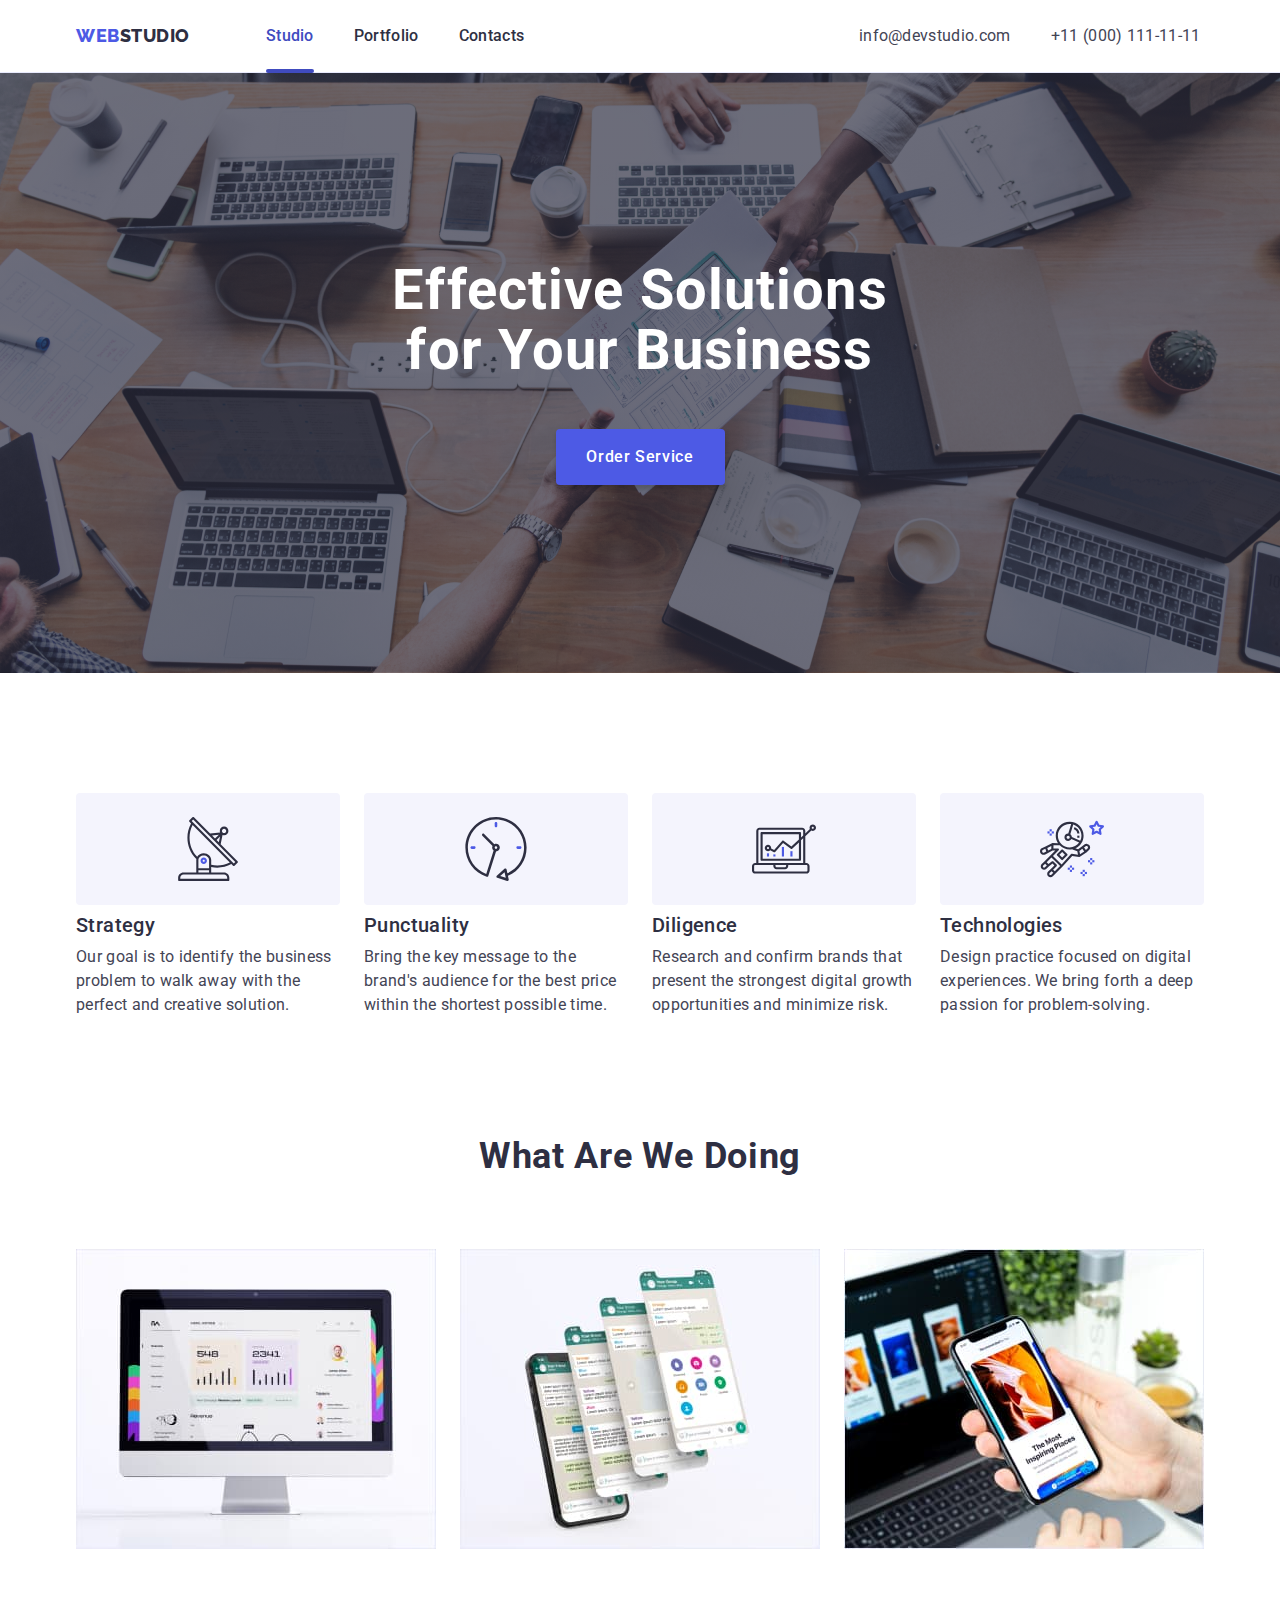
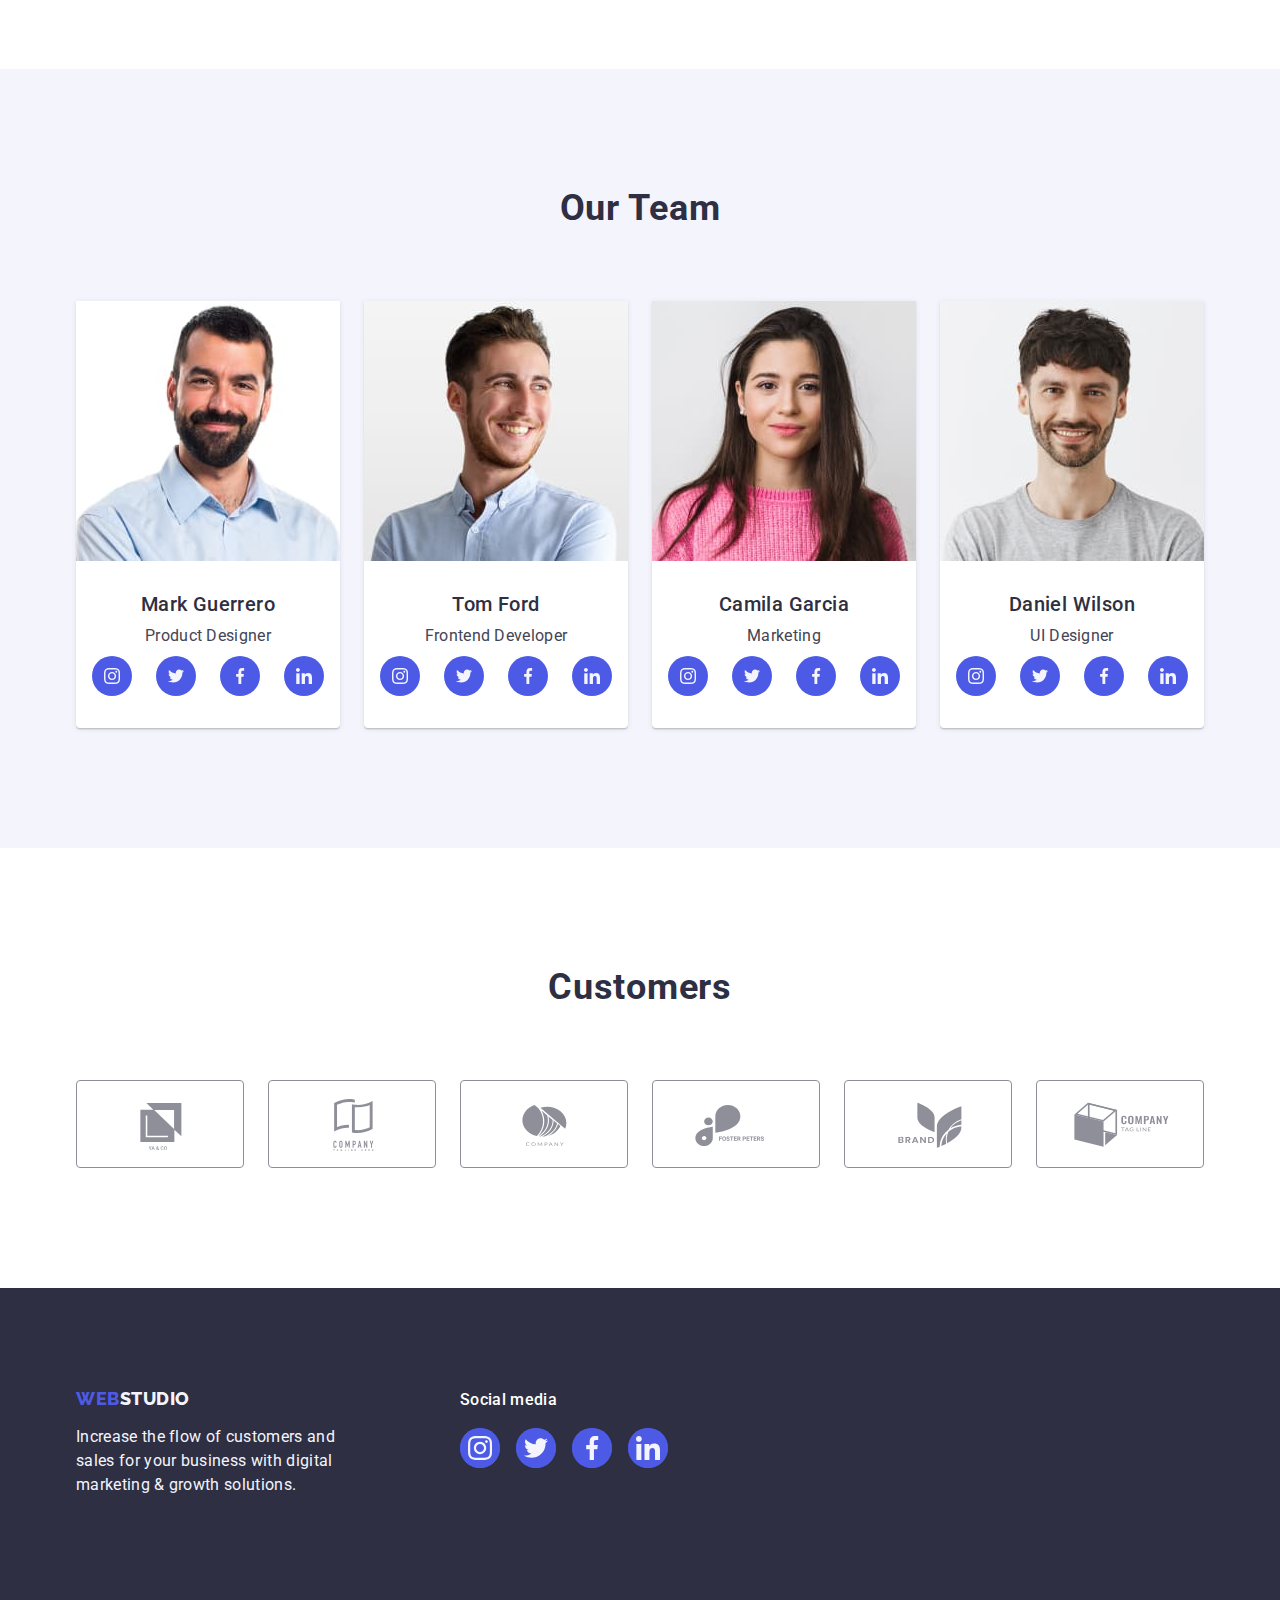
<file: index.html>
<!DOCTYPE html>
<html lang="en">
<head>
    <meta charset="UTF-8">
    <meta http-equiv="X-UA-Compatible" content="IE=edge">
    <meta name="viewport" content="width=device-width, initial-scale=1.0">
    <link rel="preconnect" href="https://fonts.googleapis.com">
    <link rel="preconnect" href="https://fonts.gstatic.com" crossorigin>
    <link href="https://fonts.googleapis.com/css2?family=Raleway:wght@800&family=Roboto:wght@400;500;700;900&display=swap" rel="stylesheet">
    <link rel="stylesheet" href="https://cdnjs.cloudflare.com/ajax/libs/modern-normalize/1.1.0/modern-normalize.min.css">
    <link rel="stylesheet" href="./css/style.css">
    <title>WebStudio</title>
</head>
<body> 
    <header class="page-header">
        <div class="container flexing">
        <nav class="page-navigation">
            <a class="logo link" href="./index.html">Web<span class="logo-studio">Studio</span>
            </a>
            <ul class="menu list">
                <li class="menu-item">
                   <a class="menu-link-current link" href="./index.html">Studio</a>
                </li>
                <li class="menu-item">
                   <a class="menu-link link"  href="./portfolio.html">Portfolio</a>
                </li>
                <li class="menu-item">
                   <a class="menu-link link"  href="">Contacts</a>
                </li>
            </ul>
            </nav>
        <address class="menu-contacts">
            <ul class="menu-contacts list">
                <li class="menu-contacts-item">
                    <a class="menu-contacts-link link" href="mailto:info@devstudio.com">info@devstudio.com</a>
                </li>
                <li class="menu-contacts-item">
                    <a class="menu-contacts-link link" href="tel:+110001111111">+11 (000) 111-11-11</a>
                </li>
            </ul>
        </address> 
        </div>
    </header>   

    <main>
        <!-- HERO -->
        <section class="hero">
            <div class="container">
            <h1 class="hero-title">Effective Solutions for Your Business </h1>
            <button data-modal-open class="hero-modal-button" type="button">Order Service</button>
            </div>
        </section>
        <!-- STUDIO -->
        <section class="studio" id="studio">
            <div class="container">
            <h2 class="visually-hidden">Advantages</h2>
            <ul class="studio-wrp list">
                <li class="studio-item">
                    <div class="studio-icon-wrp">
                    <svg class="studio-icon" width="64" height="64">
                        <use href="./images/icons.svg#icon-antenna-1"></use>
                    </svg>
                    </div>
                    <h3 class="studio-item-title">Strategy</h3>
                    <p class="studio-descr">Our goal is to identify the business problem to walk away with the perfect and creative solution.</p>
                </li>
                <li class="studio-item">
                    <div class="studio-icon-wrp">
                    <svg class="studio-icon" width="64" height="64">
                        <use href="./images/icons.svg#icon-clock-1"></use>
                    </svg>
                    </div>
                    <h3 class="studio-item-title">Punctuality</h3>
                    <p class="studio-descr">Bring the key message to the brand's audience for the best price within the shortest possible time.</p>
                </li>
                <li class="studio-item">
                    <div class="studio-icon-wrp">
                    <svg class="studio-icon" width="64" height="64">
                        <use href="./images/icons.svg#icon-diagram-1"></use>
                    </svg>
                    </div>
                    <h3 class="studio-item-title">Diligence</h3>
                    <p class="studio-descr">Research and confirm brands that present the strongest digital growth opportunities and minimize risk.</p>
                </li>
                <li class="studio-item">
                    <div class="studio-icon-wrp">
                    <svg class="studio-icon" width="64" height="64">
                        <use href="./images/icons.svg#icon-astronaut-1"></use>
                    </svg>
                    </div>
                    <h3 class="studio-item-title">Technologies</h3>
                    <p class="studio-descr">Design practice focused on digital experiences. We bring forth a deep passion for problem-solving.</p>
                </li>
            </ul>
            </div>
        </section>
        <!-- WORK -->
        <section class="work">
            <div class="container">
            <h2 class="work-title">What are we doing</h2>
            <ul class="work-wrp list">
                <li class="work-item">
                    <img class="work-img" src="./images/computer.jpg" alt="computer" width="360" height="300">
                </li>
                <li class="work-item">
                    <img class="work-img" src="./images/phone.jpg" alt="phone" width="360" height="300">
                </li>
                <li class="work-item">
                    <img class="work-img" src="./images/table.jpg" alt="working place" width="360" height="300">
                </li>
            </ul>
            </div>
        </section>

        <section class="contacts" id="contacts">
            <div class="container">
            <h2 class="contacts-title">Our Team</h2>
            <ul class="contacts-wrp list">
                <li class="contacts-item">
                    <img class="contacts-img" src="./images/mark.jpg" alt="mark guerrero" width="264" height="260">
                    <div class="contacts-descr">
                    <h3 class="contacts-employee">Mark Guerrero</h3>
                    <p class="contacts-job">Product Designer</p>
                    
                <ul class="contacts-icon-wrp list">
                    <li class="contacts-icon-item">
                        <a href="" class="contacts-link">
                        <svg class="contacts-icon" width="16" height="16">
                            <use href="./images/icons.svg#icon-instagram"></use>
                        </svg>
                        </a>
                    </li>
                    <li class="contacts-icon-item">
                        <a href="" class="contacts-link">
                        <svg class="contacts-icon" width="16" height="16">
                            <use href="./images/icons.svg#icon-twitter"></use>
                        </svg>
                        </a>
                    </li>
                    <li class="contacts-icon-item">
                        <a href="" class="contacts-link">
                        <svg class="contacts-icon" width="16" height="16">
                            <use href="./images/icons.svg#icon-facebook"></use>
                        </svg>
                        </a>
                    </li>
                    <li class="contacts-icon-item">
                        <a href="" class="contacts-link">
                        <svg class="contacts-icon" width="16" height="16">
                            <use href="./images/icons.svg#icon-linkedin"></use>
                        </svg>
                        </a>
                    </li>
                </ul>
            </div>
                </li>
                <li class="contacts-item">
                    <img class="contacts-img" src="./images/tom.jpg" alt="tom ford" width="264" height="260">
                    <div class="contacts-descr">
                    <h3 class="contacts-employee">Tom Ford</h3>
                    <p class="contacts-job">Frontend Developer</p>
                    
            <ul class="contacts-icon-wrp list">
                <li class="contacts-icon-item">
                    <a href="" class="contacts-link">
                        <svg class="contacts-icon" width="16" height="16">
                            <use href="./images/icons.svg#icon-instagram"></use>
                        </svg>
                    </a>
                </li>
                <li class="contacts-icon-item">
                    <a href="" class="contacts-link">
                        <svg class="contacts-icon" width="16" height="16">
                            <use href="./images/icons.svg#icon-twitter"></use>
                        </svg>
                    </a>
                </li>
                <li class="contacts-icon-item">
                    <a href="" class="contacts-link">
                        <svg class="contacts-icon" width="16" height="16">
                            <use href="./images/icons.svg#icon-facebook"></use>
                        </svg>
                    </a>
                </li>
                <li class="contacts-icon-item">
                    <a href="" class="contacts-link">
                        <svg class="contacts-icon" width="16" height="16">
                            <use href="./images/icons.svg#icon-linkedin"></use>
                        </svg>
                    </a>
                </li>
            </ul>
            </div>
                </li>
                <li class="contacts-item">
                    <img class="contacts-img" src="./images/camila.jpg" alt=" camila garcia" width="264" height="260">
                    <div class="contacts-descr">
                    <h3 class="contacts-employee">Camila Garcia</h3>
                    <p class="contacts-job">Marketing</p>
                <ul class="contacts-icon-wrp list">
                    <li class="contacts-icon-item">
                        <a href="" class="contacts-link">
                            <svg class="contacts-icon" width="16" height="16">
                                <use href="./images/icons.svg#icon-instagram"></use>
                            </svg>
                        </a>
                    </li>
                    <li class="contacts-icon-item">
                        <a href="" class="contacts-link">
                            <svg class="contacts-icon" width="16" height="16">
                                <use href="./images/icons.svg#icon-twitter"></use>
                            </svg>
                        </a>
                    </li>
                    <li class="contacts-icon-item">
                        <a href="" class="contacts-link">
                            <svg class="contacts-icon" width="16" height="16">
                                <use href="./images/icons.svg#icon-facebook"></use>
                            </svg>
                        </a>
                    </li>
                    <li class="contacts-icon-item">
                        <a href="" class="contacts-link">
                            <svg class="contacts-icon" width="16" height="16">
                                <use href="./images/icons.svg#icon-linkedin"></use>
                            </svg>
                        </a>
                    </li>
                </ul>
                </div>
                </li>
                <li class="contacts-item">
                    <img class="contacts-img" src="./images/daniel.jpg" alt="daniel wilson" width="264" height="260">
                    <div class="contacts-descr">
                    <h3 class="contacts-employee">Daniel Wilson</h3>
                    <p class="contacts-job">UI Designer</p>
                    <ul class="contacts-icon-wrp list">
                        <li class="contacts-icon-item">
                            <a href="" class="contacts-link">
                                <svg class="contacts-icon" width="16" height="16">
                                    <use href="./images/icons.svg#icon-instagram"></use>
                                </svg>
                            </a>
                        </li>
                        <li class="contacts-icon-item">
                            <a href="" class="contacts-link">
                                <svg class="contacts-icon" width="16" height="16">
                                    <use href="./images/icons.svg#icon-twitter"></use>
                                </svg>
                            </a>
                        </li>
                        <li class="contacts-icon-item">
                            <a href="" class="contacts-link">
                                <svg class="contacts-icon" width="16" height="16">
                                    <use href="./images/icons.svg#icon-facebook"></use>
                                </svg>
                            </a>
                        </li>
                        <li class="contacts-icon-item">
                            <a href="" class="contacts-link">
                                <svg class="contacts-icon" width="16" height="16">
                                    <use href="./images/icons.svg#icon-linkedin"></use>
                                </svg>
                            </a>
                        </li>
                    </ul>
                    </div>
                </li>
            </ul>
            </div>
        </section>

        <section class="customers">
            <div class="container">
                <h2 class="customers-title">Customers</h2>
                <ul class="customers-wrp list">
                    <li class="customers-item">
                        <a href="" class="customers-link">
                        <svg class="customers-icon" width="104" height="56">
                            <use href="./images/icons.svg#icon-cstmr1"></use>
                        </svg>
                        </a>
                    </li>
                    <li class="customers-item">
                        <a href="" class="customers-link">
                            <svg class="customers-icon" width="104" height="56">
                                <use href="./images/icons.svg#icon-cstmr2"></use>
                            </svg>
                        </a>
                    </li>
                    <li class="customers-item">
                        <a href="" class="customers-link">
                            <svg class="customers-icon" width="104" height="56">
                                <use href="./images/icons.svg#icon-cstmr3"></use>
                            </svg>
                        </a>
                    </li>
                    <li class="customers-item">
                    <a href="" class="customers-link">
                        <svg class="customers-icon" width="104" height="56">
                            <use href="./images/icons.svg#icon-cstmr4"></use>
                        </svg>
                    </a>
                    </li>
                    <li class="customers-item">
                        <a href="" class="customers-link">
                            <svg class="customers-icon" width="104" height="56">
                                <use href="./images/icons.svg#icon-cstmr5"></use>
                            </svg>
                        </a>
                    </li>
                    <li class="customers-item">
                        <a href="" class="customers-link">
                            <svg class="customers-icon" width="104" height="56">
                                <use href="./images/icons.svg#icon-cstmr6"></use>
                            </svg>
                        </a>
                    </li>
                </ul>
            </div>
        </section>
    </main>
    <footer class="footer">
    <div class="container footer-container">
            <div class="footer-about">
                <a class="footer-logo link" href="./index.html"> Web<span class="footer-studio">Studio</span></a>
                <p class="footer-descr">Increase the flow of customers and sales for your business with digital
                    marketing & growth solutions.</p>
            </div>
            <div class="footer-links">
                <p class="footer-social">Social media</p>
            <ul class="footer-wrp list">
                <li class="footer-item">
                    <a href="" class="footer-link">
                        <svg class="footer-icon" width="24" height="24">
                            <use href="./images/icons.svg#icon-instagram"></use>
                        </svg>
                    </a>    
                </li>
                <li class="footer-item">
                    <a href="" class="footer-link">
                        <svg class="footer-icon" width="24" height="24">
                            <use href="./images/icons.svg#icon-twitter"></use>
                        </svg>
                    </a>
                </li>
                <li class="footer-item">
                    <a href="" class="footer-link">
                        <svg class="footer-icon" width="24" height="24">
                            <use href="./images/icons.svg#icon-facebook"></use>
                        </svg>
                    </a>
                </li>
                <li class="footer-item">
                    <a href="" class="footer-link">
                        <svg class="footer-icon" width="24" height="24">
                            <use href="./images/icons.svg#icon-linkedin"></use>
                        </svg>
                    </a>
                </li>
            </ul>
            </div>
        </div>
    </footer>
        <div class="backdrop is-hidden" data-modal>
            <div class="modal">
                <button class="modal-button" type="button" data-modal-close >
                <svg class="modal-icon" width="8" height="8">
                    <use href="./images/icons.svg#icon-close"></use>
                </svg>
                </button>
            </div>
        </div>

    <script src="./js/modal.js"></script>
</body>
</html>
</file>
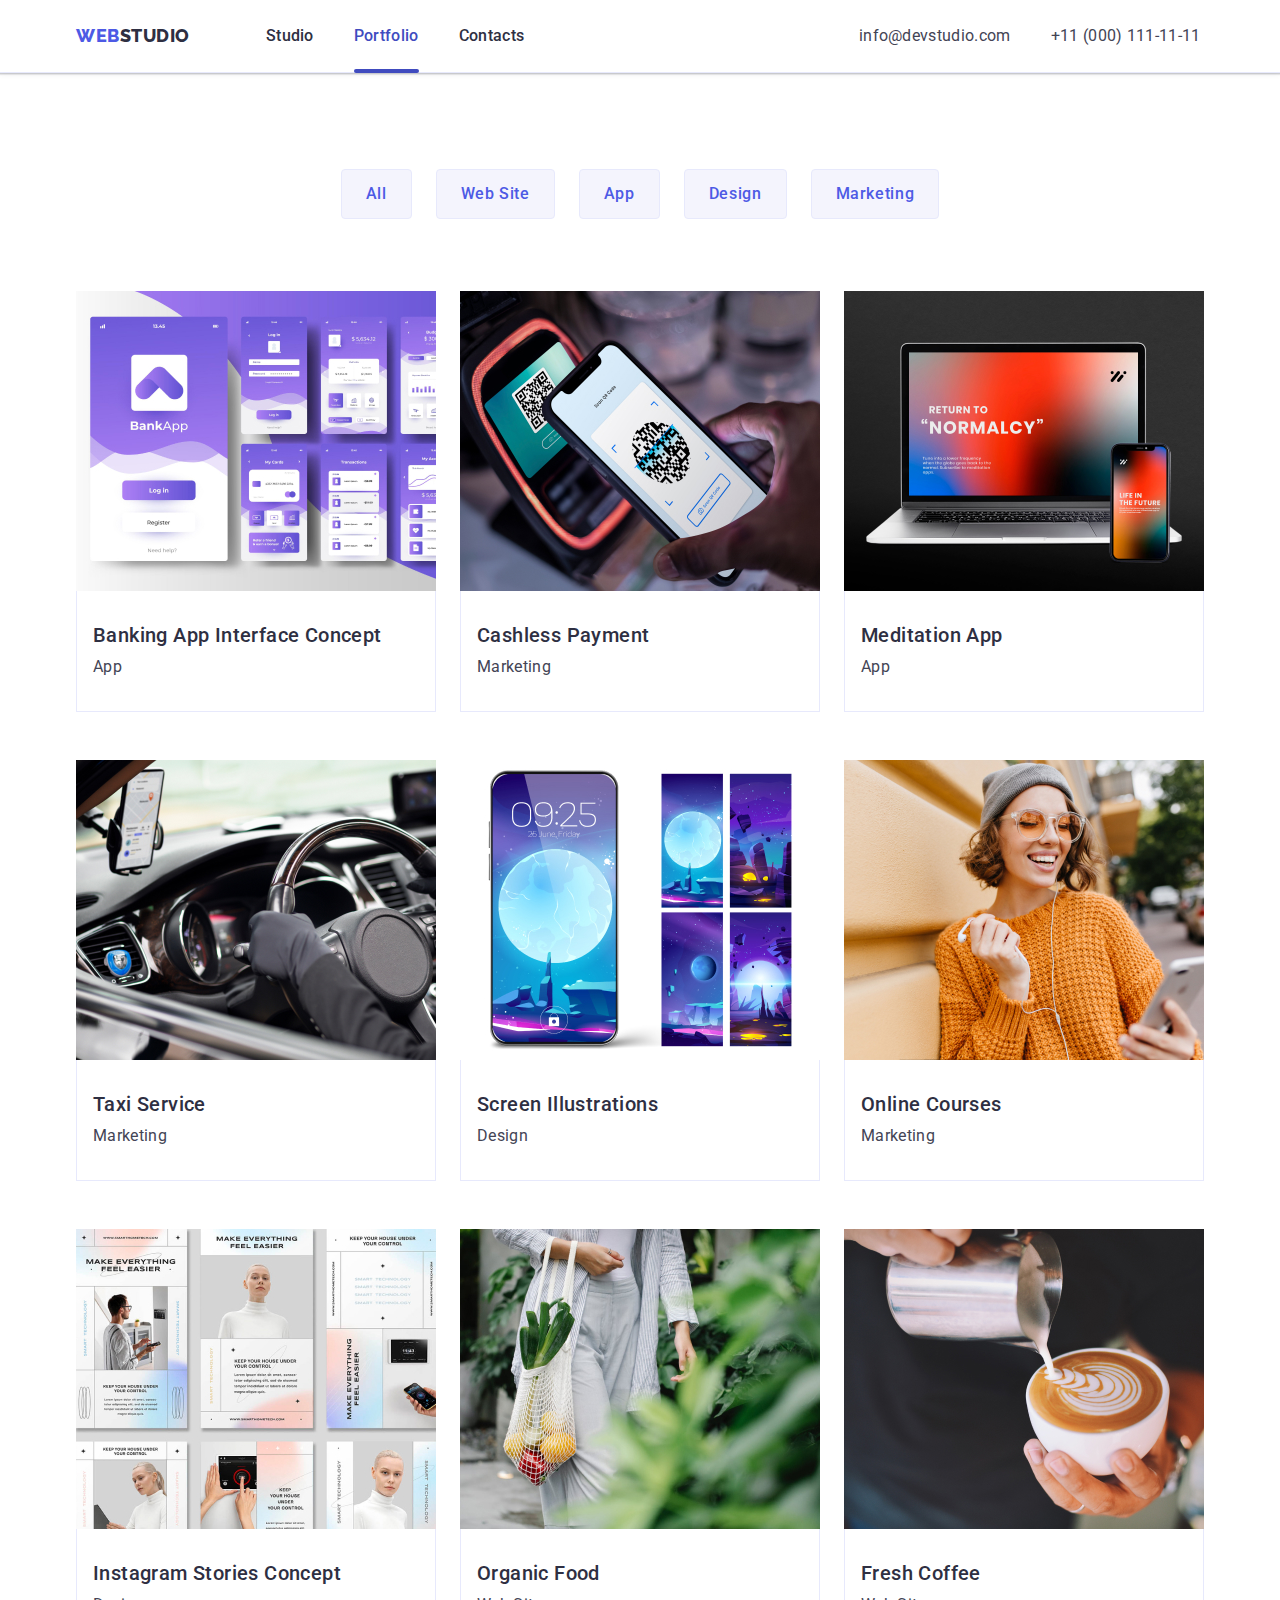
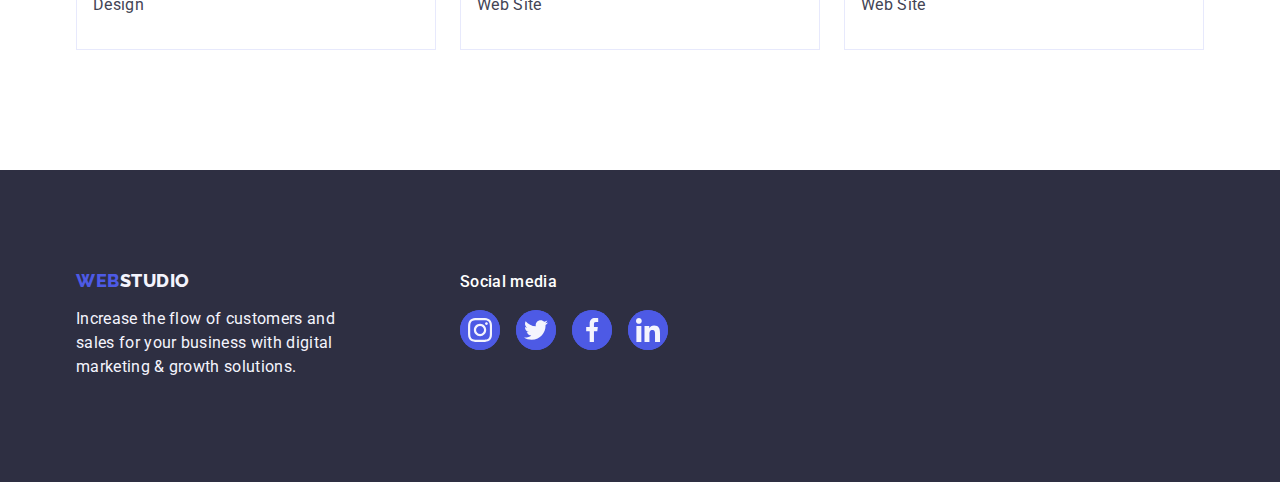
<file: portfolio.html>
<!DOCTYPE html>
<html lang="en">
<head>
    <meta charset="UTF-8">
    <meta http-equiv="X-UA-Compatible" content="IE=edge">
    <meta name="viewport" content="width=device-width, initial-scale=1.0">
    <link rel="preconnect" href="https://fonts.googleapis.com">
    <link rel="preconnect" href="https://fonts.gstatic.com" crossorigin>
    <link href="https://fonts.googleapis.com/css2?family=Raleway:wght@800&family=Roboto:wght@400;500;700;900&display=swap" rel="stylesheet">
    <link rel="stylesheet" href="https://cdnjs.cloudflare.com/ajax/libs/modern-normalize/1.1.0/modern-normalize.min.css" />
    <link rel="stylesheet" href="./css/style.css">
    <title>Portfolio</title>
</head>
<body>
        <header class="page-header">
            <div class="container flexing">
                <nav class="page-navigation">
                    <a class="logo link" href="./index.html">Web<span class="logo-studio">Studio</span>
                    </a>
                    <ul class="menu list">
                        <li class="menu-item">
                            <a class="menu-link link" href="./index.html">Studio</a>
                        </li>
                        <li class="menu-item">
                            <a class="menu-link-current link" href="./portfolio.html">Portfolio</a>
                        </li>
                        <li class="menu-item">
                            <a class="menu-link link" href="">Contacts</a>
                        </li>
                    </ul>
                </nav>
                <address class="menu-contacts">
                    <ul class="menu-contacts list">
                        <li class="menu-contacts-item">
                            <a class="menu-contacts-link link" href="mailto:info@devstudio.com">info@devstudio.com</a>
                        </li>
                        <li class="menu-contacts-item">
                            <a class="menu-contacts-link link" href="tel:+110001111111">+11 (000) 111-11-11</a>
                        </li>
                    </ul>
                </address>
            </div>
        </header>
            <main>
            <section class="portfolio" id="portfolio">
                <div class="container">
                <h1 class="visually-hidden">portfolio</h1>
                <ul class="portfolio-filters list">
                    <li>
                        <button class="portfolio-btn" type="button">All</button>
                    </li>
                    <li>
                        <button class="portfolio-btn" type="button">Web Site</button>
                    </li>
                    <li>
                        <button class="portfolio-btn" type="button">App</button>
                    </li>
                    <li>
                        <button class="portfolio-btn" type="button">Design</button>
                    </li>
                    <li>
                        <button class="portfolio-btn" type="button">Marketing</button>
                    </li>
                </ul>
                <ul class="portfolio-projects list">
                    <li class="portfolio-item">                       
                        <a href="#" class="portfolio-link link">
                           <div class="portfolio-image">
                            <img class="portfolio-img" src="./images/bank.jpg" alt="bank app">
                            <p class="portfolio-prg">14 Stylish and User-Friendly App Design Concepts · Task Manager App · Calorie Tracker App ·
                                Exotic Fruit Ecommerce App ·
                                Cloud Storage App</p>
                            </div>
                            <div class="portfolio-wrp">
                        <h2 class="portfolio-work">Banking App Interface Concept</h2>
                        <p class="portfolio-descr">App</p>
                        </div>
                        </a>                       
                        
                    </li>
                    <li class="portfolio-item">
                        <a href="#" class="portfolio-link link">
                            <div class="portfolio-image">
                            <img class="portfolio-img" src="./images/pay.jpg" alt="payment">
                            <p class="portfolio-prg">14 Stylish and User-Friendly App Design Concepts · Task Manager App · Calorie Tracker App ·
                                Exotic Fruit Ecommerce App ·
                                Cloud Storage App</p>
                            </div>
                        <div class="portfolio-wrp">
                        <h2 class="portfolio-work">Cashless Payment</h2>
                        <p class="portfolio-descr">Marketing</p>
                        </div>
                        
                        </a>
                    </li>
                    <li class="portfolio-item">
                        
                        <a href="#" class="portfolio-link link">
                            <div class="portfolio-image">
                            <img class="portfolio-img" src="./images/meditation.jpg" alt="laptop">
                            <p class="portfolio-prg">14 Stylish and User-Friendly App Design Concepts · Task Manager App · Calorie Tracker App ·
                                Exotic Fruit Ecommerce App ·
                                Cloud Storage App</p>
                            </div>
                        <div class="portfolio-wrp">
                        <h2 class="portfolio-work">Meditation App</h2>
                        <p class="portfolio-descr">App</p>
                        </div>
                        
                        </a>
                    </li>
                    <li class="portfolio-item">
                        <a href="#" class="portfolio-link link">
                            <div class="portfolio-image">
                        <img class="portfolio-img" src="./images/taxi.jpg" alt="taxi driver">
                        <p class="portfolio-prg">14 Stylish and User-Friendly App Design Concepts · Task Manager App · Calorie Tracker App ·
                            Exotic Fruit Ecommerce App ·
                            Cloud Storage App</p>
                        </div>
                        <div class="portfolio-wrp">
                        <h2 class="portfolio-work">Taxi Service</h2>
                        <p class="portfolio-descr">Marketing</p>
                        </div>
                        
                        </a>
                    </li>
                    <li class="portfolio-item">
                        <a href="#" class="portfolio-link link">
                            <div class="portfolio-image">
                        <img class="portfolio-img" src="./images/illustration.jpg" alt="Illustrations">
                        <p class="portfolio-prg">14 Stylish and User-Friendly App Design Concepts · Task Manager App · Calorie Tracker App ·
                            Exotic Fruit Ecommerce App ·
                            Cloud Storage App</p>
                        </div>
                        <div class="portfolio-wrp">
                        <h2 class="portfolio-work">Screen Illustrations</h2>
                        <p class="portfolio-descr">Design</p>
                        </div>
                        
                        </a>
                    </li>
                    <li class="portfolio-item">
                        <a href="#" class="portfolio-link link">
                            <div class="portfolio-image">
                        <img class="portfolio-img" src="./images/courses.jpg" alt="woman">
                        <p class="portfolio-prg">14 Stylish and User-Friendly App Design Concepts · Task Manager App · Calorie Tracker App ·
                            Exotic Fruit Ecommerce App ·
                            Cloud Storage App</p>
                        </div>
                        <div class="portfolio-wrp">
                        <h2 class="portfolio-work">Online Courses</h2>
                        <p class="portfolio-descr">Marketing</p>
                        </div>
                        
                        </a>
                    </li>
                    <li class="portfolio-item">
                        <a href="#" class="portfolio-link link">
                            <div class="portfolio-image">
                        <img class="portfolio-img" src="./images/concept.jpg" alt="concept">
                        <p class="portfolio-prg">14 Stylish and User-Friendly App Design Concepts · Task Manager App · Calorie Tracker App ·
                            Exotic Fruit Ecommerce App ·
                            Cloud Storage App</p>
                        </div>
                        <div class="portfolio-wrp">
                        <h2 class="portfolio-work">Instagram Stories Concept</h2>
                        <p class="portfolio-descr">Design</p>
                        </div>
                        
                        </a>
                    </li>
                    <li class="portfolio-item">
                        <a href="#" class="portfolio-link link">
                            <div class="portfolio-image">
                        <img class="portfolio-img" src="./images/food.jpg" alt="food">
                        <p class="portfolio-prg">14 Stylish and User-Friendly App Design Concepts · Task Manager App · Calorie Tracker App ·
                            Exotic Fruit Ecommerce App ·
                            Cloud Storage App</p>
                        </div>
                        <div class="portfolio-wrp">
                        <h2 class="portfolio-work">Organic Food</h2>
                        <p class="portfolio-descr">Web Site</p>
                        </div>
                        
                        </a>
                    </li>
                    <li class="portfolio-item">
                        <a href="#" class="portfolio-link link">
                            <div class="portfolio-image">
                        <img class="portfolio-img" src="./images/coffee.jpg" alt="coffee">
                        <p class="portfolio-prg">14 Stylish and User-Friendly App Design Concepts · Task Manager App · Calorie Tracker App ·
                            Exotic Fruit Ecommerce App ·
                            Cloud Storage App</p>
                        </div>
                        <div class="portfolio-wrp">
                        <h2 class="portfolio-work">Fresh Coffee</h2>
                        <p class="portfolio-descr">Web Site</p>
                        </div>
                       
                        </a>
                    </li>
                </ul>
                </div>
            </section>
            </main>
    <footer class="footer">
        <div class="container footer-container">
            <div class="footer-about">
                <a class="footer-logo link" href="./index.html"> Web<span class="footer-studio">Studio</span></a>
                <p class="footer-descr">Increase the flow of customers and sales for your business with digital
                    marketing & growth solutions.</p>
            </div>
            <div class="footer-links">
                <p class="footer-social">Social media</p>
                <ul class="footer-wrp list">
                    <li class="footer-item">
                        <a href="" class="footer-link">
                            <svg class="footer-icon" width="24" height="24">
                                <use href="./images/icons.svg#icon-instagram"></use>
                            </svg>
                        </a>
                    </li>
                    <li class="footer-item">
                        <a href="" class="footer-link">
                            <svg class="footer-icon" width="24" height="24">
                                <use href="./images/icons.svg#icon-twitter"></use>
                            </svg>
                        </a>
                    </li>
                    <li class="footer-item">
                        <a href="" class="footer-link">
                            <svg class="footer-icon" width="24" height="24">
                                <use href="./images/icons.svg#icon-facebook"></use>
                            </svg>
                        </a>
                    </li>
                    <li class="footer-item">
                        <a href="" class="footer-link">
                            <svg class="footer-icon" width="24" height="24">
                                <use href="./images/icons.svg#icon-linkedin"></use>
                            </svg>
                        </a>
                    </li>
                </ul>
            </div>
        </div>
    </footer>
</body>
</html>
</file>
<file: css/style.css>
:root{
    --main-font-family: 'Roboto', sans-serif;
    --secondary-font-family: 'Raleway', sans-serif;
    --accent-color: #2E2F42; 
    --second-color: #8e8f99; 
    --third-color: #4d5ae5;
    --fourth-color: #f4f4fd;
}

.list{
    list-style-type: none;
}

.link{
    text-decoration: none;
    font-style: normal;
}

button{
    font-family: inherit;
    cursor: pointer;
}

h1,
h2,
h3,
h4,
p {
    margin-top: 0;
    margin-bottom: 0;
}

ul,
ol {
    margin-top: 0;
    margin-bottom: 0;
    padding-left: 0;
}

img {
    display: block;
}

body{
    font-family: var(--main-font-family);
    color: #434455;
    background-color: #fff;
}

.container {
    width: 1158px;
    margin-left: auto;
    margin-right: auto;
    padding-left: 15px;
    padding-right: 15px;
}

.visually-hidden {
    position: absolute;
    width: 1px;
    height: 1px;
    margin: -1px;
    border: 0;
    padding: 0;
    white-space: nowrap;
    clip-path: inset(100%);
    clip: rect(0 0 0 0);
    overflow: hidden;
}

.flexing{
    display: flex;
}

.page-header{
    border-bottom: 1px solid #e7e9fc;
    display: flex;
    box-shadow: 0px 2px 1px rgba(46, 47, 66, 0.08), 0px 1px 1px rgba(46, 47, 66, 0.16), 0px 1px 6px rgba(46, 47, 66, 0.08);
}

.page-navigation{
    display: flex;
    margin-right: 332px;
    align-items: center;
}   

.logo{
    margin-right: 76px;
    font-weight: 800;
    font-size: 18px;
    line-height: 1.17;
    letter-spacing: 0.03em;
    text-transform: uppercase;
    color: #4D5AE5;
    font-family: var(--secondary-font-family);
}


.logo-studio{
   color: #2e2f42;
}

.menu-link-current:after {
    content: '';
    position: absolute;
    background-color: #404BBF;
    width: 100%;
    height: 4px;
    border-radius: 2px;
    left: 0;
    bottom: -1px;
    
}


.menu-link-current{
    position: relative;
    color: #404BBF;
    font-weight: 500;
    font-size: 16px;
    line-height: 1.5;
    letter-spacing: 0.02em;
    padding: 24px 0;
    display: block;
    transition: color 250ms cubic-bezier(0.4, 0, 0.2, 1);
}

.menu{
    display: flex;
    gap: 40px;
    width: 261px;
}

.menu-contacts{
    display: flex;
    gap: 40px;
    align-items: center;
    transition: color 250ms cubic-bezier(0.4, 0, 0.2, 1);
}

.menu-contacts-link:hover,
.menu-contacts-link:focus {
    color: #404bbf;
}

.menu-item{
    transition: color 250ms cubic-bezier(0.4, 0, 0.2, 1);
}

.menu-link{
    color: var(--accent-color);
    font-weight: 500;
    font-size: 16px;
    line-height: 1.5;
    letter-spacing: 0.02em;
    padding: 24px 0;
    display: block;
    transition: color 250ms cubic-bezier(0.4, 0, 0.2, 1);
}


.menu-link:hover,
.menu-link:focus{
    color: #404bbf;
    
}

.menu-contacts-link{
    color: #434455;
    font-size: 16px;
    line-height: 24px;
    letter-spacing: 0.02em;
    transition: color 250ms cubic-bezier(0.4, 0, 0.2, 1);
}




.contacts-link:hover,
.contacts-link:focus {
    color: #404bbf;
    transition: 250ms cubic-bezier(0.4, 0, 0.2, 1);
}

.hero{
    background-image: linear-gradient(rgba(46, 47, 66, 0.7),
        rgba(46, 47, 66, 0.7)),
        url(../images/workplace.jpg);
        background-position: center;
        background-repeat: no-repeat;
        background-size: cover;
        max-width: 1440px;
        margin: 0 auto;
        padding: 188px 0;
}



.hero-title{
    font-weight: 700;
    font-size: 56px;
    line-height: 1.07;
    text-align: center;
    letter-spacing: 0.02em;
    color: #fff;
    max-width: 496px;
    display: block;
    margin: 0 auto;
}

.hero-modal-button{
    color: #fff;
    min-width: 169px;
    height: 56px;
    background: #4D5AE5;
    box-shadow: 0px 4px 4px rgba(0, 0, 0, 0.15);
    border-radius: 4px;
    font-weight: 500;
    font-size: 16px;
    line-height: 1.5;
    letter-spacing: 0.04em;
    margin: 0 auto;
    margin-top: 48px;
    display: block;
    border: none;
    transition: background-color 250ms cubic-bezier(0.4, 0, 0.2, 1);
}

.hero-modal-button:hover,
.hero-modal-button:focus{
    background-color: #404BBF;
    
}

.studio{
    padding: 120px 0;
}



.studio-wrp{
    display: flex;
    gap: 24px;
}

.studio-item{
    width: calc((100% - 72px) / 4);
}

.studio-icon-wrp{
    background: #F4F4FD;
    border-radius: 4px;
    display: flex;
    align-items: center;
    justify-content: center;
    height: 112px;
    margin-bottom: 8px;
}



.studio-item-title{
    font-weight: 500;
    font-size: 20px;
    line-height: 24px;
    letter-spacing: 0.02em;
    color: var(--accent-color);
    margin-bottom: 8px;
}

.studio-descr{
    font-size: 16px;
    line-height: 24px;
    letter-spacing: 0.02em;
    color: #434455;
}

.work{
    padding-bottom: 120px;
}


.work-item{
    width: calc((100% - 48px) / 3);
}

.work-wrp{
    display: flex;
    gap: 24px;
}

.work-title{
    font-weight: 700;
    font-size: 36px;
    line-height: 1.11;
    text-align: center;
    letter-spacing: 0.02em;
    color: var(--accent-color);
    text-transform: capitalize;
    margin-bottom: 72px;
}

.contacts{
    background-color: #F4F4FD;
    padding: 120px 0;
}

.contacts-wrp{
    display: flex;
    gap: 24px;
}

.contacts-title{
    font-size: 36px;
    line-height: 1.11;
    text-align: center;
    letter-spacing: 0.02em;
    text-transform: capitalize;
    color: var(--accent-color);
    margin-bottom: 72px;
}

.contacts-item{
    background: #fff;
    box-shadow: 0px 1px 6px rgba(46, 47, 66, 0.08), 0px 1px 1px rgba(46, 47, 66, 0.16), 0px 2px 1px rgba(46, 47, 66, 0.08);
    border-radius: 0px 0px 4px 4px;
    width: calc((100% - 72px) / 4);
}

.contacts-descr{
    padding: 32px 16px;
}

.contacts-employee{
    font-weight: 500;
    font-size: 20px;
    line-height: 1,2;
    letter-spacing: 0.02em;
    color: var(--accent-color);
    text-align: center;
    margin-bottom: 8px
}

.contacts-job{
    font-size: 16px;
    line-height: 1.5;
    letter-spacing: 0.02em;
    color: #434455;
    text-align: center;
    margin-bottom: 8px;
}

.contacts-icon-wrp{
    display: flex;
    gap: 24px;
    justify-content: center;
}

.contacts-icon-item{
    width: 40px;
    height: 40px;
    
}

.contacts-icon{
    fill: #f4f4fd;
}


.contacts-link{
    width: 100%;
    height: 100%;
    background: #4D5AE5;
    border-radius: 50%;
    display: flex;
    align-items: center;
    justify-content: center;
    transition: background-color 250ms cubic-bezier(0.4, 0, 0.2, 1);
}

.contacts-link:hover,
.contacts-link:focus{
    background-color: #404bbf;
    transition: 250ms cubic-bezier(0.4, 0, 0.2, 1);
}

.footer{
    background-color: var(--accent-color);
    height: 312px;
    padding: 100px 0;
    display: flex;
    gap: 120px;
}

.footer-container{
    display: flex;
    align-items: baseline;
}

.footer-logo{
    display: inline-block;
    margin-bottom: 16px;
    font-weight: 800;
    font-size: 18px;
    line-height: 1.17;
    letter-spacing: 0.03em;
    text-transform: uppercase;
    color: #4D5AE5;
    font-family: var(--secondary-font-family);
}

.footer-studio {
    color: #f4f4fd;
}

.footer-descr{
    font-size: 16px;
    line-height: 1.5;
    letter-spacing: 0.02em;
    color: #F4F4FD;
    max-width: 264px;
}

.footer-about{
    margin-right: 120px;
}


.footer-social{
    font-weight: 500;
    font-size: 16px;
    line-height: 1.5;
    letter-spacing: 0.02em;
    color: #FFFFFF;
    margin-bottom: 16px;
}

.footer-wrp{
    display: flex;
    gap: 16px;
}

.footer-item{
    width: 40px;
    height: 40px;
    background: #4D5AE5;
    border-radius: 100%;
    position: relative;
}

.footer-link{
    width: 100%;
    height: 100%;
    background-color: var(--third-color);
    border-radius: 50%;
    display: flex;
    align-items: center;
    justify-content: center;
    transition: background-color 250ms cubic-bezier(0.4, 0, 0.2, 1); 
}

.footer-link:hover,
.footer-link:focus{
    background-color: #31d0aa;
    
}

.footer-icon{
    fill: var(--fourth-color) ;
}

.customers{
    padding: 120px 0;
}

.customers-title{
    font-weight: 700;
    font-size: 36px;
    line-height: 1.11;
    text-align: center;
    letter-spacing: 0.02em;
    text-transform: capitalize;
    color: var(--accent-color);
    margin-bottom: 72px;
}

.customers-wrp{
    display: flex;
    gap: 24px;
}

.customers-item{
    width: calc((100% - 120px) / 6);
    height: 88px;
}

.customers-link{
    width: 100%;
    height: 100%;
    border: 1px solid #8E8F99;
    border-radius: 4px;
    display: flex;
    align-items: center;
    justify-content: center;
    color: var(--second-color);
    transition: border-color 250ms cubic-bezier(0.4, 0, 0.2, 1), color 250ms cubic-bezier(0.4, 0, 0.2, 1);
}

.customers-link:hover,
.customers-link:focus{
    border-color: #404bbf;
    color: #404bbf; 
    transition: 250ms cubic-bezier(0.4, 0, 0.2, 1);
}

.customers-icon{
    fill: currentColor;
}





/* PORTFOLIO */

.portfolio{
    padding: 96px 0 120px;
}

.portfolio-filters{
    display: flex;
    justify-content: center;
    gap: 24px;
    margin-bottom: 72px;
}

.portfolio-btn{
    color: #4D5AE5;
    padding: 12px 24px;
    background: #F4F4FD;
    border: 1px solid #E7E9FC;
    border-radius: 4px;
    font-weight: 500;
    letter-spacing: 0.04em;
    font-size: 16px;
    line-height: 24px;
    transition: color 250ms cubic-bezier(0.4, 0, 0.2, 1),
        background-color 250ms cubic-bezier(0.4, 0, 0.2, 1),
        border-color 250ms cubic-bezier(0.4, 0, 0.2, 1),
        box-shadow 250ms cubic-bezier(0.4, 0, 0.2, 1);
}

.portfolio-btn:hover,
.portfolio-btn:focus{
    background: #404BBF;
    color: #fff;
    border: 1px solid transparent;
    box-shadow: 0px 3px 1px rgba(0, 0, 0, 0.1), 0px 2px 1px rgba(0, 0, 0, 0.08), 0px 2px 2px rgba(0, 0, 0, 0.12);
    
}

.portfolio-projects{
    display: flex;
    flex-wrap: wrap;
    row-gap: 48px;
    column-gap: 24px;
}

.portfolio-item{
    width: calc((100% - 48px) / 3);

}

.portfolio-link{
    display: block;
    transition: box-shadow 250ms cubic-bezier(0.4, 0, 0.2, 1);
}

.portfolio-link:hover,
.portfolio-link:focus {
    box-shadow: 0px 1px 6px rgba(46, 47, 66, 0.08), 0px 1px 1px rgba(46, 47, 66, 0.16), 0px 2px 1px rgba(46, 47, 66, 0.08);
}

.portfolio-link:hover .portfolio-prg,
.portfolio-link:focus .portfolio-prg{
    transform: translateY(0%);
}

.portfolio-image{
    position: relative;
    overflow: hidden;
}


.portfolio-prg {
    position: absolute;
    top: 0;
    padding: 40px 32px;
    font-size: 16px;
    line-height: 1.5;
    letter-spacing: 0.02em;
    color: #F4F4FD;
    position: absolute;
    width: 100%;
    height: 100%;
    background-color: var(--third-color);
    transform: translateY(100%);
    transition: transform 250ms cubic-bezier(0.4, 0, 0.2, 1);
}

.portfolio-wrp{
    padding: 32px 16px;
    border: 1px solid #e7e9fc;
    border-top: none;
}

.portfolio-work{
    font-weight: 500;
    font-size: 20px;
    line-height: 24px;
    letter-spacing: 0.02em;
    color: var(--accent-color);
    margin-bottom: 8px
}

.portfolio-descr{
    font-size: 16px;
    line-height: 1.5;
    letter-spacing: 0.02em;
    color: #434455;
    
}

/* MODAL */

.backdrop {
    position: fixed;
    top: 0;
    left: 0;
    width: 100%;
    height: 100%;
    background: rgba(46, 47, 66, 0.4);
    transition: opacity 250ms cubic-bezier(0.4, 0, 0.2, 1), visibility 250ms cubic-bezier(0.4, 0, 0.2, 1);
}

.backdrop.is-hidden {
    visibility: hidden;
    opacity: 0;
    pointer-events: none;
}

.modal {
    width: 408px;
    min-height: 584px;
    background: #fcfcfc;
    position: absolute;
    top: 50%;
    left: 50%;
    transform: translate(-50%, -50%);
    box-shadow: 0px 1px 1px rgba(0, 0, 0, 0.14), 0px 1px 3px rgba(0, 0, 0, 0.12), 0px 2px 1px rgba(0, 0, 0, 0.2);
    border-radius: 4px;
    transition: transform 250ms cubic-bezier(0.4, 0, 0.2, 1);
}

.modal-button {
    position: absolute;
    top: 24px;
    right: 24px;
    width: 24px;
    height: 24px;
    border-radius: 50%;
    display: flex;
    align-items: center;
    justify-content: center;
    background-color: #e7e9fc;
    border: 1px solid rgba(0, 0, 0, 0.1);
    padding: 0;
    cursor: pointer;
    transition: background-color 250ms cubic-bezier(0.4, 0, 0.2, 1), border 250ms cubic-bezier(0.4, 0, 0.2, 1);
}

.modal-button:hover,
.modal-button:focus{
    background-color: #404bbf;
    border: none;
}

.modal-button:hover .modal-icon,
.modal-button:focus .modal-icon{
    fill: #ffffff;
}

.modal-icon {
    width: 100%;
    height: 100%;
    border-radius: 50%;
    transition: fill 250ms cubic-bezier(0.4, 0, 0.2, 1);
}
</file>
